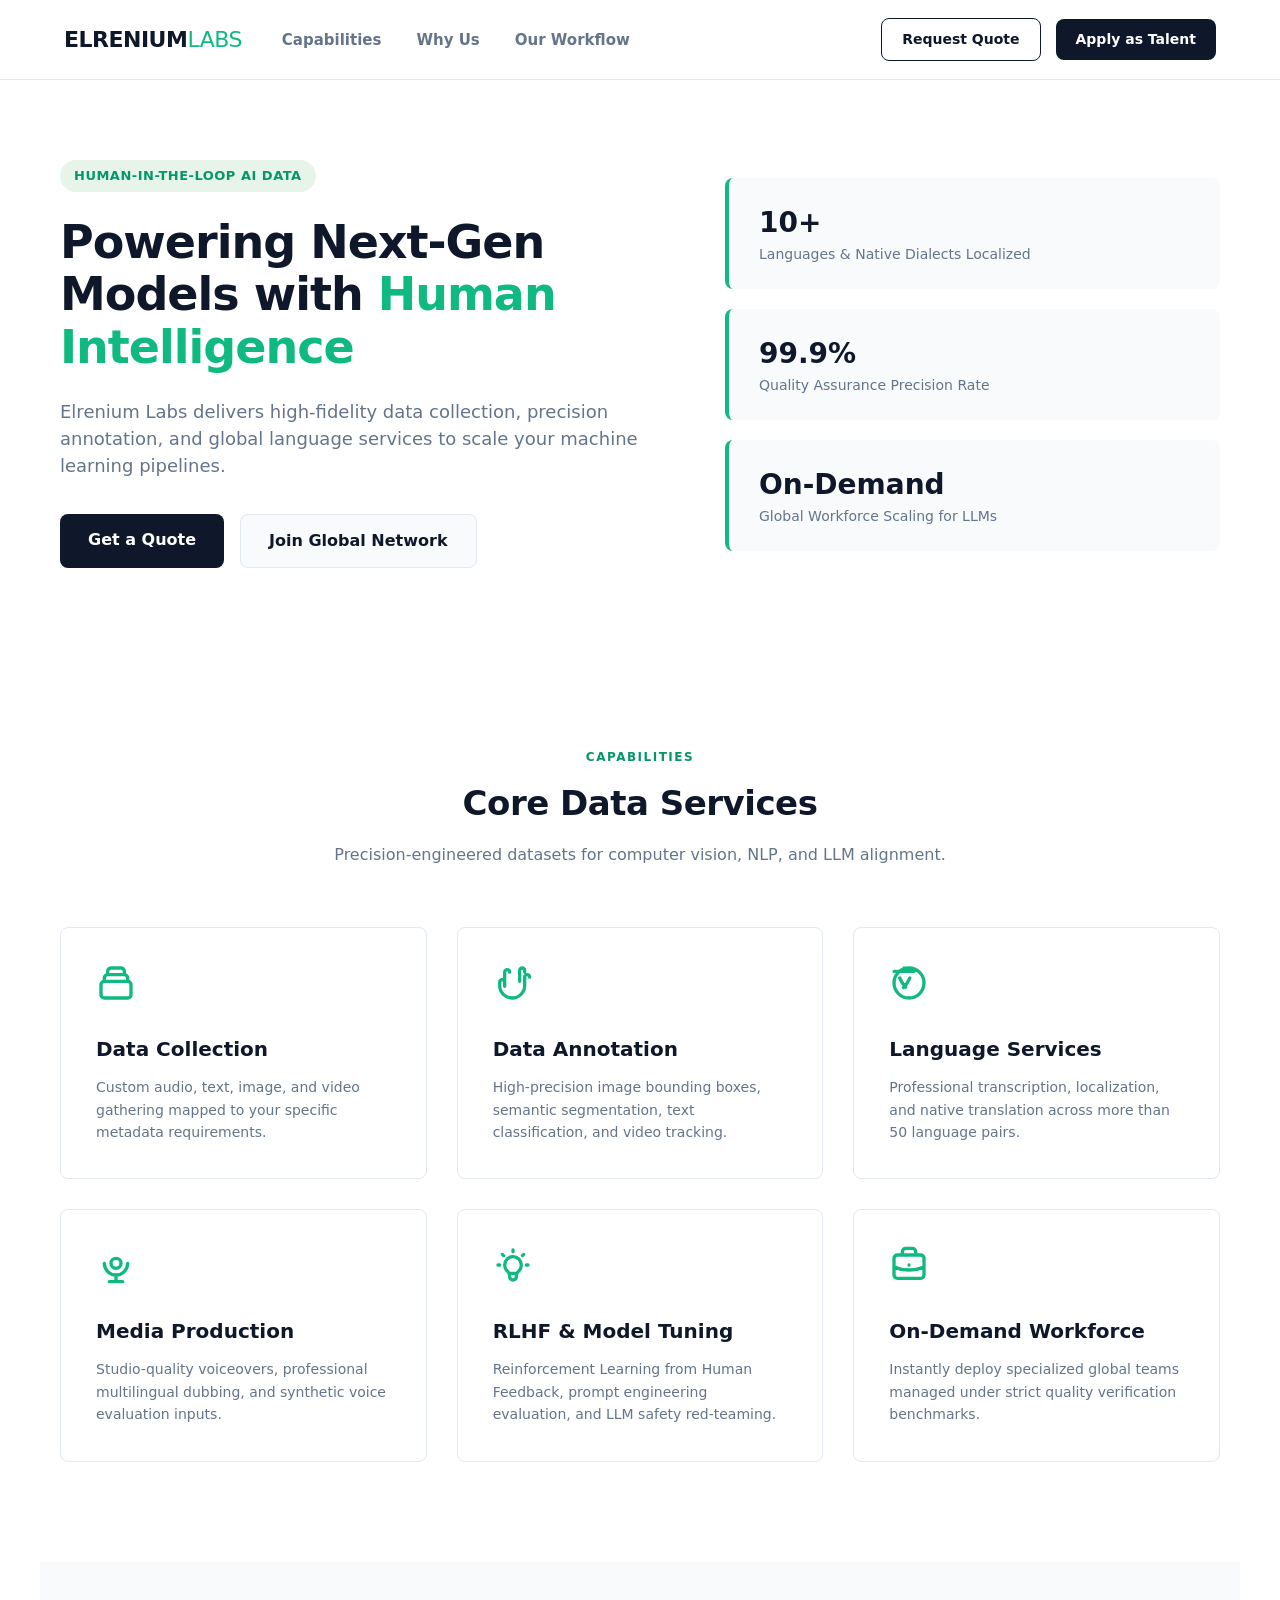
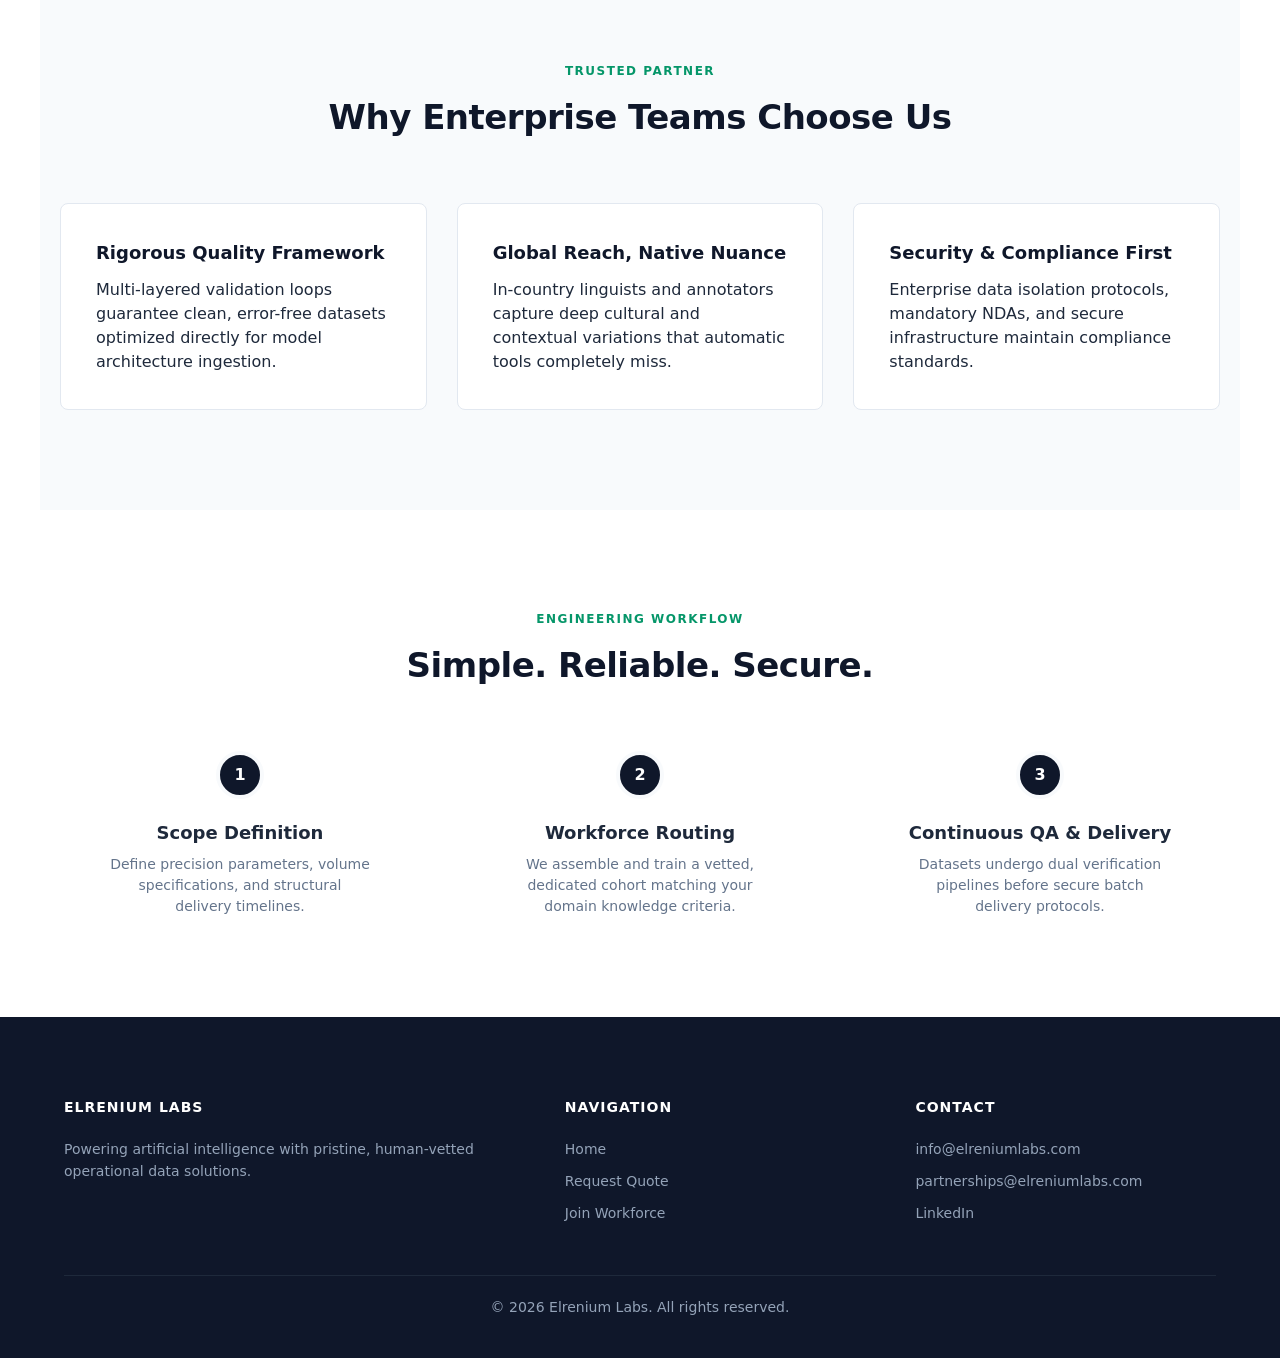
<file: index.html>
<!DOCTYPE html>
<html lang="en">
<head>
  <meta charset="UTF-8">
  <meta name="viewport" content="width=device-width, initial-scale=1.0">
  <title>Elrenium Labs | Enterprise AI Data & Language Solutions</title>
  <link rel="stylesheet" href="css/style.css">
</head>
<body>

  <!-- NAVBAR -->
  <nav class="navbar">
    <a href="index.html" class="logo">ELRENIUM<span class="logo-accent">LABS</span></a>

    <!-- Moved outside the mobile tray so it actually clicks -->
    <button class="menu-toggle" onclick="toggleMenu()">☰</button>

    <div class="mobile-menu" id="mobileMenu">
      <ul class="nav-links">
        <li><a href="#services">Capabilities</a></li>
        <li><a href="#why">Why Us</a></li>
        <li><a href="#process">Our Workflow</a></li>
      </ul>

      <div class="nav-actions">
        <a href="client-inquiry.html" class="quote-btn outline">Request Quote</a>
        <a href="freelancer.html" class="join-btn">Apply as Talent</a>
      </div>
    </div>
  </nav>

  <!-- HERO SECTION -->
  <section class="hero" id="hero">
    <div class="hero-left">
      <div class="hero-tag">Human-in-the-Loop AI Data</div>
      <h1>Powering Next-Gen Models with <span class="highlight">Human Intelligence</span></h1>
      <p>Elrenium Labs delivers high-fidelity data collection, precision annotation, and global language services to scale your machine learning pipelines.</p>
      <div class="hero-buttons">
        <a href="client-inquiry.html" class="btn-primary">Get a Quote</a>
        <a href="freelancer.html" class="btn-secondary">Join Global Network</a>
      </div>
    </div>
    <div class="hero-right">
      <div class="stat-box">
        <div class="stat-num">10+</div>
        <p>Languages & Native Dialects Localized</p>
      </div>
      <div class="stat-box">
        <div class="stat-num">99.9%</div>
        <p>Quality Assurance Precision Rate</p>
      </div>
      <div class="stat-box">
        <div class="stat-num">On-Demand</div>
        <p>Global Workforce Scaling for LLMs</p>
      </div>
    </div>
  </section>

  <!-- CAPABILITIES SECTION -->
  <section class="section" id="services">
    <div class="section-header">
      <div class="section-tag">CAPABILITIES</div>
      <h2>Core Data Services</h2>
      <p>Precision-engineered datasets for computer vision, NLP, and LLM alignment.</p>
    </div>

    <div class="services-grid">
      <div class="service-card">
        <svg class="card-icon" fill="none" stroke="currentColor" viewBox="0 0 24 24"><path stroke-linecap="round" stroke-linejoin="round" stroke-width="2" d="M19 11H5m14 0a2 2 0 012 2v6a2 2 0 01-2 2H5a2 2 0 01-2-2v-6a2 2 0 012-2m14 0V9a2 2 0 00-2-2M5 11V9a2 2 0 012-2m0 0V5a2 2 0 012-2h6a2 2 0 012 2v2M7 7h10"></path></svg>
        <h3>Data Collection</h3>
        <p>Custom audio, text, image, and video gathering mapped to your specific metadata requirements.</p>
      </div>

      <div class="service-card">
        <svg class="card-icon" fill="none" stroke="currentColor" viewBox="0 0 24 24"><path stroke-linecap="round" stroke-linejoin="round" stroke-width="2" d="M7 11.5V14m0-2.5v-6a1.5 1.5 0 113 0m-3 6a1.5 1.5 0 00-3 0v2a7.5 7.5 0 0015 0v-5a1.5 1.5 0 013 0m-6-3V11m0-5.5v-1a1.5 1.5 0 013 0v1"></path></svg>
        <h3>Data Annotation</h3>
        <p>High-precision image bounding boxes, semantic segmentation, text classification, and video tracking.</p>
      </div>

      <div class="service-card">
        <svg class="card-icon" fill="none" stroke="currentColor" viewBox="0 0 24 24"><path stroke-linecap="round" stroke-linejoin="round" stroke-width="2" d="M3 5h12M9 3v2m1.048 9.5A18.022 18.022 0 016.412 9m6.088 0c-.815 2.107-2.19 4.045-3.826 5.676M21 12a9 9 0 11-18 0 9 9 0 0118 0z"></path></svg>
        <h3>Language Services</h3>
        <p>Professional transcription, localization, and native translation across more than 50 language pairs.</p>
      </div>

      <div class="service-card">
        <svg class="card-icon" fill="none" stroke="currentColor" viewBox="0 0 24 24"><path stroke-linecap="round" stroke-linejoin="round" stroke-width="2" d="M19 11a7 7 0 01-7 7m0 0a7 7 0 01-7-7m7 7v4m0 0H8m4 0h4m-4-8a3 3 0 100-6 3 3 0 000 6z"></path></svg>
        <h3>Media Production</h3>
        <p>Studio-quality voiceovers, professional multilingual dubbing, and synthetic voice evaluation inputs.</p>
      </div>

      <div class="service-card">
        <svg class="card-icon" fill="none" stroke="currentColor" viewBox="0 0 24 24"><path stroke-linecap="round" stroke-linejoin="round" stroke-width="2" d="M9.663 17h4.673M12 3v1m6.364 1.636l-.707.707M21 12h-1M4 12H3m3.343-5.657l-.707-.707m2.828 9.9a5 5 0 117.072 0l-.548.547A3.374 3.374 0 0014 18.469V19a2 2 0 11-4 0v-.531c0-.895-.356-1.754-.988-2.386l-.548-.547z"></path></svg>
        <h3>RLHF & Model Tuning</h3>
        <p>Reinforcement Learning from Human Feedback, prompt engineering evaluation, and LLM safety red-teaming.</p>
      </div>

      <div class="service-card">
        <svg class="card-icon" fill="none" stroke="currentColor" viewBox="0 0 24 24"><path stroke-linecap="round" stroke-linejoin="round" stroke-width="2" d="M21 13.255A23.931 23.931 0 0112 15c-3.183 0-6.22-.62-9-1.745M16 6V4a2 2 0 00-2-2h-4a2 2 0 00-2 2v2m4 6h.01M5 20h14a2 2 0 002-2V8a2 2 0 00-2-2H5a2 2 0 00-2 2v10a2 2 0 002 2z"></path></svg>
        <h3>On-Demand Workforce</h3>
        <p>Instantly deploy specialized global teams managed under strict quality verification benchmarks.</p>
      </div>
    </div>
  </section>

  <!-- WHY CHOOSE US -->
  <section class="section" id="why" style="background-color: var(--bg-light);">
    <div class="section-header">
      <div class="section-tag">TRUSTED PARTNER</div>
      <h2>Why Enterprise Teams Choose Us</h2>
    </div>
    <div class="why-grid">
      <div class="why-card">
        <h4>Rigorous Quality Framework</h4>
        <p>Multi-layered validation loops guarantee clean, error-free datasets optimized directly for model architecture ingestion.</p>
      </div>
      <div class="why-card">
        <h4>Global Reach, Native Nuance</h4>
        <p>In-country linguists and annotators capture deep cultural and contextual variations that automatic tools completely miss.</p>
      </div>
      <div class="why-card">
        <h4>Security & Compliance First</h4>
        <p>Enterprise data isolation protocols, mandatory NDAs, and secure infrastructure maintain compliance standards.</p>
      </div>
    </div>
  </section>

  <!-- PROCESS SECTION -->
  <section class="section" id="process">
    <div class="section-header">
      <div class="section-tag">ENGINEERING WORKFLOW</div>
      <h2>Simple. Reliable. Secure.</h2>
    </div>
    <div class="process-container">
      <div class="process-step">
        <div class="step-number">1</div>
        <h3>Scope Definition</h3>
        <p>Define precision parameters, volume specifications, and structural delivery timelines.</p>
      </div>
      <div class="process-step">
        <div class="step-number">2</div>
        <h3>Workforce Routing</h3>
        <p>We assemble and train a vetted, dedicated cohort matching your domain knowledge criteria.</p>
      </div>
      <div class="process-step">
        <div class="step-number">3</div>
        <h3>Continuous QA & Delivery</h3>
        <p>Datasets undergo dual verification pipelines before secure batch delivery protocols.</p>
      </div>
    </div>
  </section>

  <!-- FOOTER -->
  <footer>
    <div class="footer-grid">
      <div>
        <h4 class="footer-title">ELRENIUM LABS</h4>
        <p>Powering artificial intelligence with pristine, human-vetted operational data solutions.</p>
      </div>
      <div>
        <h4 class="footer-title">Navigation</h4>
        <p><a href="index.html">Home</a></p>
        <p><a href="client-inquiry.html">Request Quote</a></p>
        <p><a href="freelancer.html">Join Workforce</a></p>
      </div>
      <div>
        <h4 class="footer-title">Contact</h4>
        <p><a href="mailto:info@elreniumlabs.com">info@elreniumlabs.com</a></p>
        <p><a href="mailto:partnerships@elreniumlabs.com">partnerships@elreniumlabs.com</a></p>
        <p><a href="https://linkedin.com/company/elrenium-labs" target="_blank">LinkedIn</a></p>
      </div>
    </div>
    <hr class="footer-divider">
    <div class="footer-bottom">
      <p>&copy; 2026 Elrenium Labs. All rights reserved.</p>
    </div>
  </footer>

  <script>
    function toggleMenu() {
        const menu = document.getElementById("mobileMenu");
        if (menu.style.display === "flex") {
            menu.style.display = "none";
        } else {
            menu.style.display = "flex";
        }
    }
  </script>
</body>
</html>
</file>
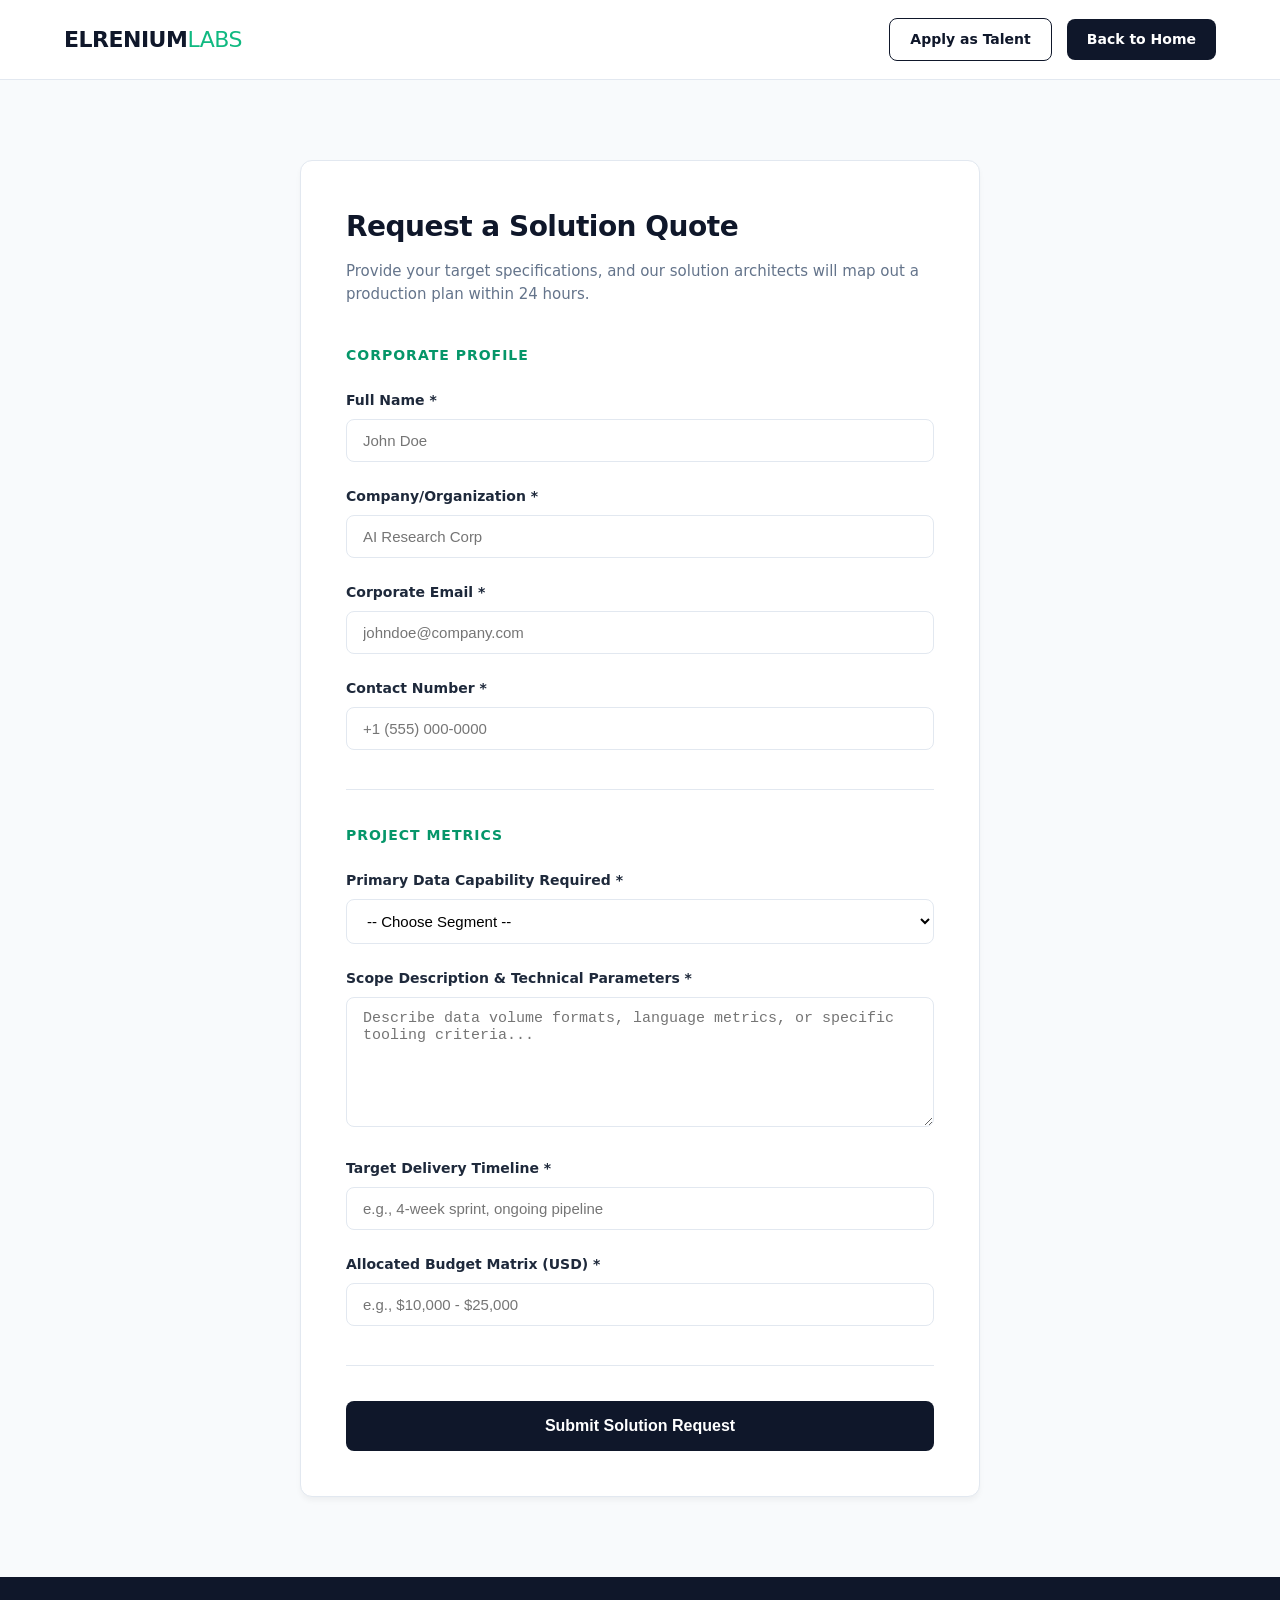
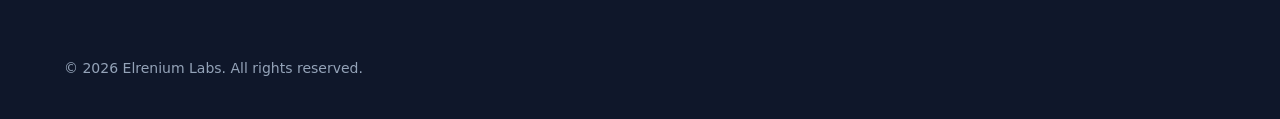
<file: client-inquiry.html>
<!DOCTYPE html>
<html lang="en">
<head>
  <meta charset="UTF-8">
  <meta name="viewport" content="width=device-width, initial-scale=1.0">
  <title>Request Solution Proposal | Elrenium Labs</title>
  <link rel="stylesheet" href="css/style.css">
</head>
<body>

  <!-- NAVBAR -->
 <!-- NAVBAR -->
  <nav class="navbar">
    <a href="index.html" class="logo">ELRENIUM<span class="logo-accent">LABS</span></a>
    
    <button class="menu-toggle" onclick="toggleMenu()">☰</button>

    <div class="mobile-menu" id="mobileMenu">
      <!-- Added empty list to balance flex layout spacing -->
      <ul class="nav-links"></ul>

      <div class="nav-actions">
        <a href="freelancer.html" class="quote-btn outline">Apply as Talent</a>
        <a href="index.html" class="join-btn">Back to Home</a>
      </div>
    </div>
  </nav>

  <!-- FORM CONTAINER -->
  <div class="form-container">
    <div class="form-wrapper">
      <div class="form-header">
        <h1>Request a Solution Quote</h1>
        <p>Provide your target specifications, and our solution architects will map out a production plan within 24 hours.</p>
      </div>

      <form action="https://script.google.com/macros/s/AKfycbx4X5Z19GuyNc53BtaLo3pCEke5qMKu2DvjZAJN5zqyoEHi9QgWH3q3bwg1b1y6kEvv_Q/exec" method="POST">
        
        <div class="form-section">
          <h3>Corporate Profile</h3>
          <div class="form-group">
            <label for="contactName">Full Name *</label>
            <input type="text" id="contactName" name="Client Full Name" placeholder="John Doe" required>
          </div>
          <div class="form-group">
            <label for="company">Company/Organization *</label>
            <input type="text" id="company" name="Company Name" placeholder="AI Research Corp" required>
          </div>
          <div class="form-group">
            <label for="workEmail">Corporate Email *</label>
            <input type="email" id="workEmail" name="Client Email" placeholder="johndoe@company.com" required>
          </div>
          <div class="form-group">
            <label for="contactPhone">Contact Number *</label>
            <input type="tel" id="contactPhone" name="Client Phone" placeholder="+1 (555) 000-0000" required>
          </div>
        </div>

        <div class="form-section">
          <h3>Project Metrics</h3>
          <div class="form-group">
            <label for="serviceNeeded">Primary Data Capability Required *</label>
            <select id="serviceNeeded" name="Requested Service" required>
              <option value="">-- Choose Segment --</option>
              <option value="Data Collection">Data Collection & Sourcing</option>
              <option value="Video Data Collection">Video Data Collection</option>
              <option value="Image Annotation">Image Annotation</option>
              <option value="Annotation">Precision Annotation & Labeling</option>
              <option value="Language Services">Multilingual Sourcing & Translation</option>
              <option value="Media Services">Voiceover, Dubbing & Audio Inputs</option>
              <option value="AI Training Data">RLHF, Tuning & Model Red-Teaming</option>
            </select>
          </div>
          <div class="form-group">
            <label for="projectDescription">Scope Description & Technical Parameters *</label>
            <textarea id="projectDescription" name="Project Description" placeholder="Describe data volume formats, language metrics, or specific tooling criteria..." required></textarea>
          </div>
          <div class="form-group">
            <label for="deadline">Target Delivery Timeline *</label>
            <input type="text" id="deadline" name="Project Deadline" placeholder="e.g., 4-week sprint, ongoing pipeline" required>
          </div>
          <div class="form-group">
            <label for="budget">Allocated Budget Matrix (USD) *</label>
            <input type="text" id="budget" name="Project Budget" placeholder="e.g., $10,000 - $25,000" required>
          </div>
        </div>

        <button type="submit" class="submit-btn">Submit Solution Request</button>
      </form>
    </div>
  </div>

  <footer>
    <p>&copy; 2026 Elrenium Labs. All rights reserved.</p>
  </footer>

  <script>
    function toggleMenu() {
        const menu = document.getElementById("mobileMenu");
        if (menu.style.display === "flex") {
            menu.style.display = "none";
        } else {
            menu.style.display = "flex";
        }
    }
  </script>
</body>
</html>
</file>
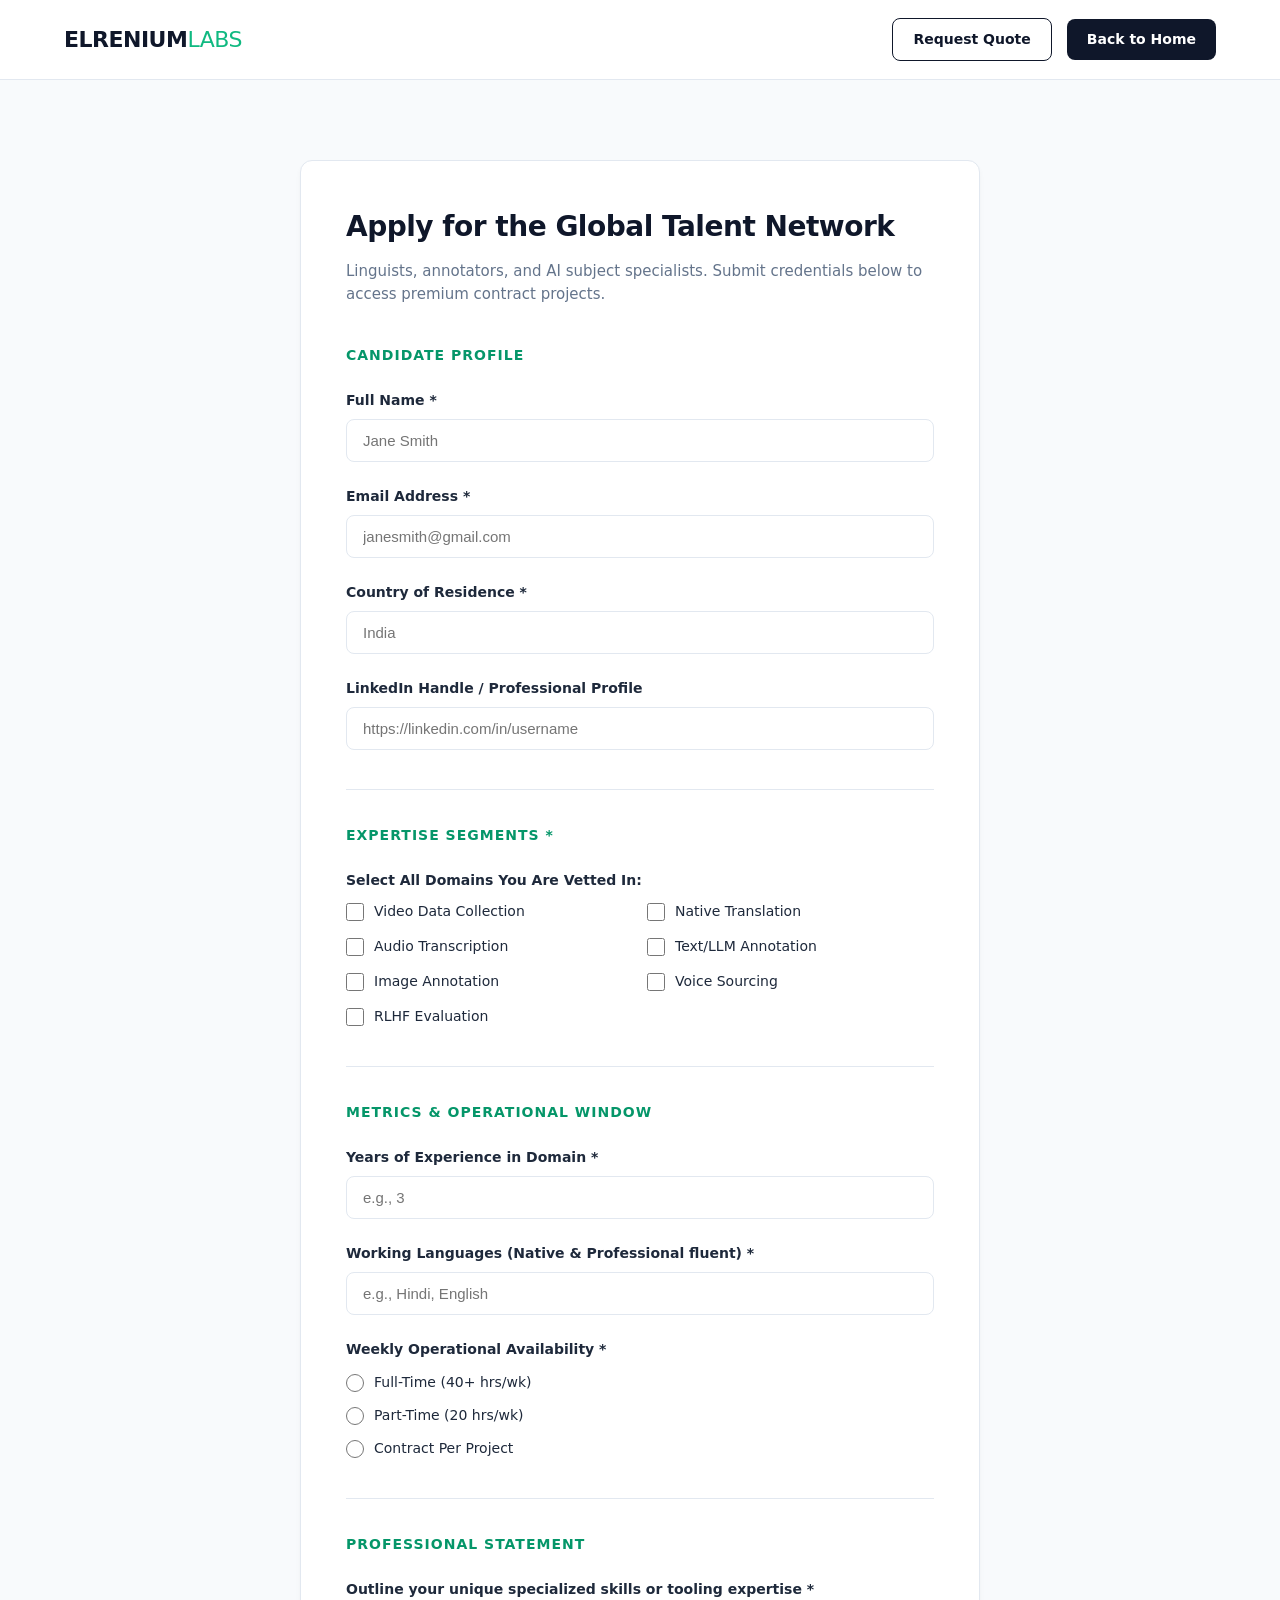
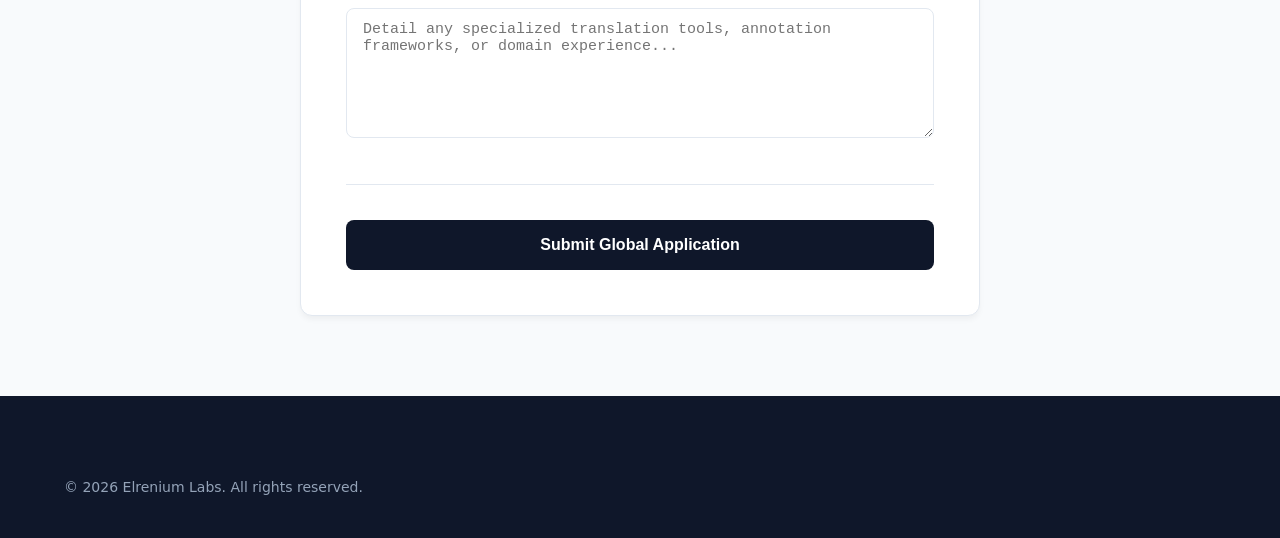
<file: freelancer.html>
<!DOCTYPE html>
<html lang="en">
<head>
  <meta charset="UTF-8">
  <meta name="viewport" content="width=device-width, initial-scale=1.0">
  <title>Join Global Workforce | Elrenium Labs</title>
  <link rel="stylesheet" href="css/style.css">
</head>
<body>

  <!-- NAVBAR -->
 <!-- NAVBAR -->
  <nav class="navbar">
    <a href="index.html" class="logo">ELRENIUM<span class="logo-accent">LABS</span></a>
    
    <button class="menu-toggle" onclick="toggleMenu()">☰</button>

    <div class="mobile-menu" id="mobileMenu">
      <!-- Added empty list to balance flex layout spacing -->
      <ul class="nav-links"></ul>

      <div class="nav-actions">
        <a href="client-inquiry.html" class="quote-btn outline">Request Quote</a>
        <a href="index.html" class="join-btn">Back to Home</a>
      </div>
    </div>
  </nav>

  <!-- FORM CONTAINER -->
  <div class="form-container">
    <div class="form-wrapper">
      <div class="form-header">
        <h1>Apply for the Global Talent Network</h1>
        <p>Linguists, annotators, and AI subject specialists. Submit credentials below to access premium contract projects.</p>
      </div>

      <form action="https://script.google.com/macros/s/AKfycbx4X5Z19GuyNc53BtaLo3pCEke5qMKu2DvjZAJN5zqyoEHi9QgWH3q3bwg1b1y6kEvv_Q/exec" method="POST">
        
        <div class="form-section">
          <h3>Candidate Profile</h3>
          <div class="form-group">
            <label for="fullName">Full Name *</label>
            <input type="text" id="fullName" name="Freelancer Full Name" placeholder="Jane Smith" required>
          </div>
          <div class="form-group">
            <label for="email">Email Address *</label>
            <input type="email" id="email" name="Freelancer Email" placeholder="janesmith@gmail.com" required>
          </div>
          <div class="form-group">
            <label for="country">Country of Residence *</label>
            <input type="text" id="country" name="Freelancer Country" placeholder="India" required>
          </div>
          <div class="form-group">
            <label for="linkedin">LinkedIn Handle / Professional Profile</label>
            <input type="url" id="linkedin" name="Freelancer LinkedIn" placeholder="https://linkedin.com/in/username">
          </div>
        </div>

        <div class="form-section">
          <h3>Expertise Segments *</h3>
          <div class="form-group">
            <label>Select All Domains You Are Vetted In:</label>
            <div class="checkbox-group">
              <div class="checkbox-item">
                <input type="checkbox" id="videoCollection" name="Skill: Video Data Collection" value="Yes">
                <label for="videoCollection">Video Data Collection</label>
              </div>
              <div class="checkbox-item">
                <input type="checkbox" id="translation" name="Skill: Translation" value="Yes">
                <label for="translation">Native Translation</label>
              </div>
              <div class="checkbox-item">
                <input type="checkbox" id="transcription" name="Skill: Transcription" value="Yes">
                <label for="transcription">Audio Transcription</label>
              </div>
              <div class="checkbox-item">
                <input type="checkbox" id="dataAnnotation" name="Skill: Data Annotation" value="Yes">
                <label for="dataAnnotation">Text/LLM Annotation</label>
              </div>
              <div class="checkbox-item">
                <input type="checkbox" id="imageAnnotation" name="Skill: Image Annotation" value="Yes">
                <label for="imageAnnotation">Image Annotation</label>
              </div>
              <div class="checkbox-item">
                <input type="checkbox" id="voiceSourcing" name="Skill: Voice Collection" value="Yes">
                <label for="voiceSourcing">Voice Sourcing</label>
              </div>
              <div class="checkbox-item">
                <input type="checkbox" id="aiTraining" name="Skill: AI Training" value="Yes">
                <label for="aiTraining">RLHF Evaluation</label>
              </div>
            </div>
          </div>
        </div>

        <div class="form-section">
          <h3>Metrics & Operational Window</h3>
          <div class="form-group">
            <label for="experience">Years of Experience in Domain *</label>
            <input type="number" id="experience" name="Freelancer Experience Years" min="0" placeholder="e.g., 3" required>
          </div>
          <div class="form-group">
            <label for="languages">Working Languages (Native & Professional fluent) *</label>
            <input type="text" id="languages" name="Freelancer Languages" placeholder="e.g., Hindi, English" required>
          </div>
          <div class="form-group">
            <label>Weekly Operational Availability *</label>
            <div class="radio-group">
              <div class="radio-item"><input type="radio" id="fullTime" name="Freelancer Availability" value="Full-Time" required><label for="fullTime">Full-Time (40+ hrs/wk)</label></div>
              <div class="radio-item"><input type="radio" id="partTime" name="Freelancer Availability" value="Part-Time" required><label for="partTime">Part-Time (20 hrs/wk)</label></div>
              <div class="radio-item"><input type="radio" id="projectBasis" name="Freelancer Availability" value="Project Basis" required><label for="projectBasis">Contract Per Project</label></div>
            </div>
          </div>
        </div>

        <div class="form-section">
          <h3>Professional Statement</h3>
          <div class="form-group">
            <label for="whyHire">Outline your unique specialized skills or tooling expertise *</label>
            <textarea id="whyHire" name="Freelancer Pitch" placeholder="Detail any specialized translation tools, annotation frameworks, or domain experience..." required></textarea>
          </div>
        </div>

        <button type="submit" class="submit-btn">Submit Global Application</button>
      </form>
    </div>
  </div>

  <footer>
    <p>&copy; 2026 Elrenium Labs. All rights reserved.</p>
  </footer>

  <script>
    function toggleMenu() {
        const menu = document.getElementById("mobileMenu");
        if (menu.style.display === "flex") {
            menu.style.display = "none";
        } else {
            menu.style.display = "flex";
        }
    }
  </script>
</body>
</html>
</file>
<file: css/style.css>
/* =========================================================================
   1. PREMIUM DESIGN TOKENS & SYSTEM RESET
   ========================================================================= */
:root {
  --bg-dark: #0F172A;         /* Slate Black */
  --accent-mint: #10B981;     /* Tech Mint */
  --accent-hover: #059669;
  --text-primary: #1E293B;    /* Deep Charcoal */
  --text-muted: #64748B;       /* Pure Slate */
  --bg-light: #F8FAFC;        /* Clean Off-white */
  --bg-white: #FFFFFF;
  --border-light: #E2E8F0;
  --radius: 8px;
  --transition: all 0.25s cubic-bezier(0.4, 0, 0.2, 1);
}

* {
  margin: 0;
  padding: 0;
  box-sizing: border-box;
}

html {
  scroll-behavior: smooth;
  font-family: ui-sans-serif, system-ui, -apple-system, BlinkMacSystemFont, "Segoe UI", Roboto, Arial, sans-serif;
  color: var(--text-primary);
  line-height: 1.5;
  background-color: var(--bg-white);
}

body {
  padding-top: 80px;
}

/* =========================================================================
   2. NAVBAR ARCHITECTURE
   ========================================================================= */
.navbar {
  position: fixed;
  top: 0; left: 0; right: 0;
  height: 80px;
  background: rgba(255, 255, 255, 0.9);
  backdrop-filter: blur(12px);
  -webkit-backdrop-filter: blur(12px);
  border-bottom: 1px solid var(--border-light);
  display: flex;
  justify-content: space-between;
  align-items: center;
  padding: 0 5%;
  z-index: 1000;
}

.navbar .logo {
  font-size: 22px;
  font-weight: 900;
  color: var(--bg-dark);
  text-decoration: none;
  letter-spacing: -0.5px;
}

.logo-accent {
  color: var(--accent-mint);
  font-weight: 500;
}

.menu-toggle {
  display: none;
  background: none;
  border: none;
  font-size: 30px;
  cursor: pointer;
  color: var(--bg-dark);
}

.mobile-menu {
  display: flex;
  align-items: center;
  justify-content: space-between;
  flex-grow: 1;
  margin-left: 40px;
}

.nav-links {
  display: flex;
  list-style: none;
  gap: 35px;
}

.nav-links a {
  text-decoration: none;
  color: var(--text-muted);
  font-weight: 600;
  font-size: 15px;
  transition: var(--transition);
}

.nav-links a:hover {
  color: var(--bg-dark);
}

.nav-actions {
  display: flex;
  gap: 15px;
  align-items: center;
}

/* Button Component States */
.quote-btn, .join-btn, .btn-primary, .btn-secondary {
  padding: 10px 20px;
  border-radius: var(--radius);
  font-size: 14px;
  font-weight: 600;
  text-decoration: none;
  cursor: pointer;
  transition: var(--transition);
  border: none;
}

.join-btn, .btn-primary {
  background: var(--bg-dark);
  color: var(--bg-white);
}

.join-btn:hover, .btn-primary:hover {
  background: #1E293B;
  transform: translateY(-1px);
}

.quote-btn.outline {
  border: 1px solid var(--bg-dark);
  color: var(--bg-dark);
  background: transparent;
}

.quote-btn.outline:hover {
  background: var(--bg-light);
}

/* =========================================================================
   3. HERO SEGMENT (HIGH TECH CONTEXT)
   ========================================================================= */
.hero {
  max-width: 1200px;
  margin: 0 auto;
  padding: 80px 20px;
  display: grid;
  grid-template-columns: 1.1fr 0.9fr;
  gap: 60px;
  align-items: center;
}

.hero-tag {
  display: inline-block;
  background: #E6F4EA;
  color: var(--accent-hover);
  padding: 6px 14px;
  border-radius: 30px;
  font-size: 13px;
  font-weight: 700;
  margin-bottom: 24px;
  text-transform: uppercase;
  letter-spacing: 0.5px;
}

.hero h1 {
  font-size: 46px;
  font-weight: 800;
  letter-spacing: -1px;
  line-height: 1.15;
  color: var(--bg-dark);
  margin-bottom: 24px;
}

.hero h1 .highlight {
  color: var(--accent-mint);
}

.hero p {
  font-size: 18px;
  color: var(--text-muted);
  margin-bottom: 35px;
}

.hero-buttons {
  display: flex;
  gap: 16px;
}

.hero-buttons .btn-primary {
  padding: 14px 28px;
  font-size: 16px;
}

.btn-secondary {
  background: var(--bg-light);
  color: var(--bg-dark);
  border: 1px solid var(--border-light);
  padding: 14px 28px;
  font-size: 16px;
}

.btn-secondary:hover {
  background: #E2E8F0;
}

/* Sidebar Stats Container */
.hero-right {
  display: flex;
  flex-direction: column;
  gap: 20px;
}

.stat-box {
  background: var(--bg-light);
  padding: 24px 30px;
  border-radius: var(--radius);
  border-left: 4px solid var(--accent-mint);
}

.stat-num {
  font-size: 28px;
  font-weight: 800;
  color: var(--bg-dark);
}

.stat-box p {
  font-size: 14px;
  color: var(--text-muted);
  margin: 0;
}

/* =========================================================================
   4. SECTIONS & CARDS ENGINE
   ========================================================================= */
.section {
  max-width: 1200px;
  margin: 0 auto;
  padding: 100px 20px;
}

.section-header {
  text-align: center;
  max-width: 650px;
  margin: 0 auto 60px auto;
}

.section-tag {
  font-size: 12px;
  font-weight: 800;
  letter-spacing: 1.5px;
  color: var(--accent-hover);
  text-transform: uppercase;
  margin-bottom: 12px;
}

.section-header h2 {
  font-size: 34px;
  font-weight: 800;
  color: var(--bg-dark);
  letter-spacing: -0.5px;
  margin-bottom: 14px;
}

.section-header p {
  color: var(--text-muted);
  font-size: 16px;
}

/* Shared Cards Grid Structure */
.services-grid, .why-grid {
  display: grid;
  grid-template-columns: repeat(auto-fit, minmax(320px, 1fr));
  gap: 30px;
}

.service-card, .why-card {
  background: var(--bg-white);
  padding: 35px;
  border-radius: var(--radius);
  border: 1px solid var(--border-light);
  transition: var(--transition);
}

.service-card:hover {
  transform: translateY(-4px);
  box-shadow: 0 12px 24px -10px rgba(0,0,0,0.08);
  border-color: #CBD5E1;
}

/* Injected Custom SVG Vectors */
.card-icon {
  width: 40px;
  height: 40px;
  color: var(--accent-mint);
  margin-bottom: 24px;
}

.service-card h3 {
  font-size: 20px;
  font-weight: 700;
  color: var(--bg-dark);
  margin-bottom: 12px;
}

.service-card p {
  color: var(--text-muted);
  font-size: 14px;
  line-height: 1.6;
}

.why-card h4 {
  font-size: 18px;
  color: var(--bg-dark);
  margin-bottom: 12px;
}

/* Workflow Step System */
.process-container {
  display: grid;
  grid-template-columns: repeat(auto-fit, minmax(280px, 1fr));
  gap: 40px;
}

.process-step {
  text-align: center;
}

.step-number {
  width: 48px;
  height: 48px;
  background: var(--bg-dark);
  color: var(--bg-white);
  font-weight: 700;
  border-radius: 50%;
  display: flex;
  align-items: center;
  justify-content: center;
  margin: 0 auto 20px auto;
  border: 4px solid var(--bg-light);
}

.process-step h3 {
  font-size: 18px;
  margin-bottom: 8px;
}

.process-step p {
  font-size: 14px;
  color: var(--text-muted);
  max-width: 260px;
  margin: 0 auto;
}

/* =========================================================================
   5. NATIVE SECURE FORM STYLING
   ========================================================================= */
.form-container {
  background: var(--bg-light);
  padding: 80px 20px;
}

.form-wrapper {
  max-width: 680px;
  margin: 0 auto;
  background: var(--bg-white);
  padding: 45px;
  border-radius: 12px;
  border: 1px solid var(--border-light);
  box-shadow: 0 4px 6px -1px rgba(0, 0, 0, 0.05);
}

.form-header h1 {
  font-size: 28px;
  font-weight: 800;
  color: var(--bg-dark);
  margin-bottom: 12px;
  letter-spacing: -0.5px;
}

.form-header p {
  color: var(--text-muted);
  font-size: 15px;
  margin-bottom: 40px;
}

.form-section {
  margin-bottom: 35px;
  border-bottom: 1px solid var(--border-light);
  padding-bottom: 15px;
}

.form-section h3 {
  font-size: 14px;
  color: var(--accent-hover);
  text-transform: uppercase;
  letter-spacing: 1px;
  margin-bottom: 24px;
}

.form-group {
  margin-bottom: 24px;
}

.form-group label {
  display: block;
  font-size: 14px;
  font-weight: 600;
  color: var(--text-primary);
  margin-bottom: 8px;
}

.form-group input[type="text"],
.form-group input[type="email"],
.form-group input[type="tel"],
.form-group input[type="url"],
.form-group input[type="number"],
.form-group select,
.form-group textarea {
  width: 100%;
  padding: 12px 16px;
  border: 1px solid var(--border-light);
  border-radius: var(--radius);
  font-size: 15px;
  outline: none;
  background-color: #FFF;
  transition: var(--transition);
}

.form-group input:focus,
.form-group select:focus,
.form-group textarea:focus {
  border-color: var(--bg-dark);
  box-shadow: 0 0 0 3px #F1F5F9;
}

.form-group textarea {
  min-height: 130px;
  resize: vertical;
}

/* Strict Layout Fix for Boxes & Radios */
.checkbox-group {
  display: grid;
  grid-template-columns: repeat(auto-fit, minmax(220px, 1fr));
  gap: 14px;
  margin-top: 10px;
}

.checkbox-item, .radio-item {
  display: flex;
  align-items: center;
  gap: 10px;
}

.radio-group {
  display: flex;
  flex-direction: column;
  gap: 12px;
  margin-top: 12px;
}

.checkbox-item input, .radio-item input {
  width: 18px;
  height: 18px;
  accent-color: var(--bg-dark);
  cursor: pointer;
}

.checkbox-item label, .radio-item label {
  margin: 0;
  font-weight: 500;
  font-size: 14px;
  color: var(--text-primary);
  cursor: pointer;
}

.submit-btn {
  width: 100%;
  padding: 16px;
  background: var(--bg-dark);
  color: var(--bg-white);
  border-radius: var(--radius);
  font-size: 16px;
  font-weight: 700;
  border: none;
  cursor: pointer;
  transition: var(--transition);
}

.submit-btn:hover {
  background: #1E293B;
}

/* =========================================================================
   6. FOOTER ENGINEERING
   ========================================================================= */
footer {
  background: var(--bg-dark);
  color: #94A3B8;
  padding: 80px 5% 40px 5%;
}

.footer-grid {
  max-width: 1200px;
  margin: 0 auto;
  display: grid;
  grid-template-columns: 1.5fr 1fr 1fr;
  gap: 50px;
}

.footer-title {
  color: var(--bg-white);
  font-size: 14px;
  text-transform: uppercase;
  letter-spacing: 1px;
  margin-bottom: 20px;
}

footer p {
  font-size: 14px;
  line-height: 1.6;
}

footer a {
  color: #94A3B8;
  text-decoration: none;
  display: block;
  margin-bottom: 10px;
  transition: var(--transition);
}

footer a:hover {
  color: var(--bg-white);
}

.footer-divider {
  border: none;
  border-top: 1px solid #1E293B;
  margin: 40px 0 20px 0;
}

.footer-bottom {
  max-width: 1200px;
  margin: 0 auto;
  text-align: center;
}

/* =========================================================================
   7. FLUID RESPONSIVENESS (MOBILE BREAKPOINTS)
   ========================================================================= */
@media (max-width: 968px) {
  .hero {
    grid-template-columns: 1fr;
    padding: 40px 20px;
    text-align: center;
  }
  .hero p { margin: 0 auto 30px auto; }
  .hero-buttons { justify-content: center; }
  .footer-grid { grid-template-columns: 1fr; gap: 30px; }
}

@media (max-width: 768px) {
  .navbar {
    height: auto;
    padding: 15px;
    flex-wrap: wrap;
  }

  body {
    padding-top: 90px;
  }

  .menu-toggle {
    display: block;
  }

  .mobile-menu {
    display: none;
    width: 100%;
    flex-direction: column;
    margin-top: 15px;
    gap: 15px;
    margin-left: 0;
  }

  .mobile-menu .nav-links {
    display: flex;
    flex-direction: column;
    width: 100%;
    text-align: center;
    gap: 15px;
  }

  .mobile-menu .nav-actions {
    display: flex;
    flex-direction: column;
    width: 100%;
    gap: 10px;
  }

  .mobile-menu .quote-btn,
  .mobile-menu .join-btn {
    width: 100%;
    text-align: center;
  }

  .hero h1 {
    font-size: 28px;
    line-height: 1.2;
  }

  .hero p {
    font-size: 16px;
  }

  .hero-buttons {
    flex-direction: column;
    gap: 12px;
  }

  .btn-primary,
  .btn-secondary {
    width: 100%;
    text-align: center;
  }

  .services-grid,
  .why-grid,
  .process-container {
    grid-template-columns: 1fr;
  }

  .form-wrapper {
    padding: 25px 15px;
  }
}
</file>
